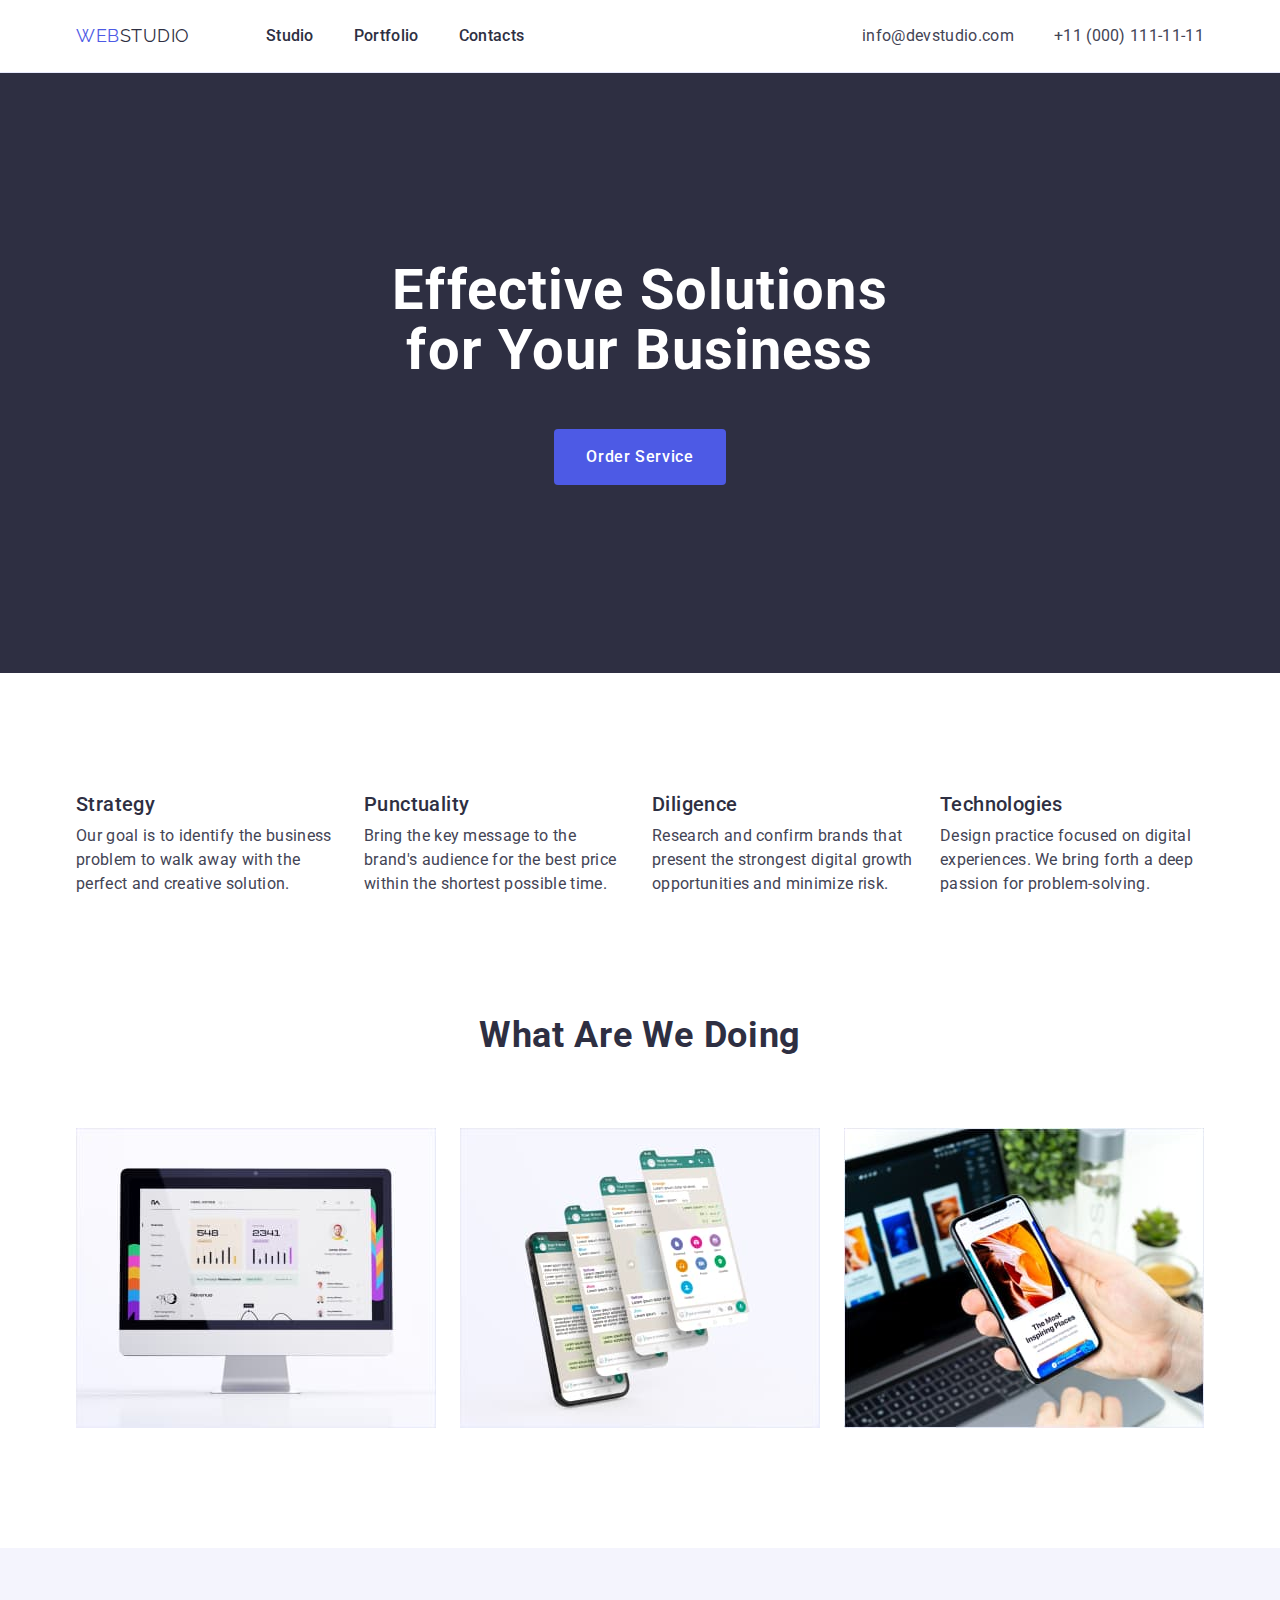
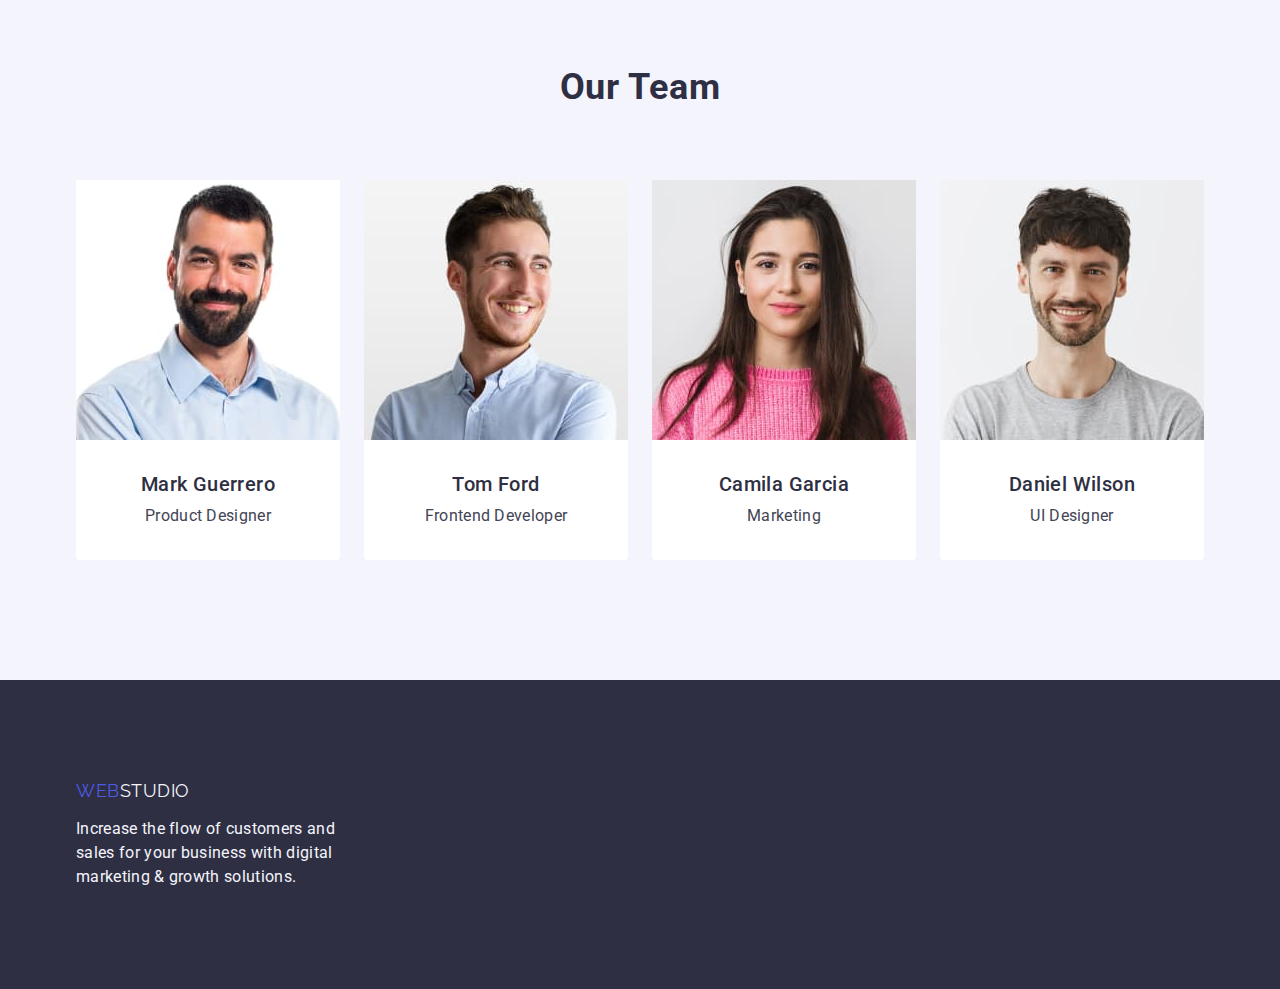
<file: index.html>
<!DOCTYPE html>
<html lang="en">

<head>
    <meta charset="UTF-8" />
    <meta http-equiv="X-UA-Compatible" content="IE=edge" />
    <meta name="viewport" content="width=device-width, initial-scale=1.0" />
    <title>Main Page</title>

    <link rel="preconnect" href="https://fonts.googleapis.com">
    <link rel="preconnect" href="https://fonts.gstatic.com" crossorigin>
    <link
        href="https://fonts.googleapis.com/css2?family=Raleway:wght@800&family=Roboto:wght@400;500;700;900&display=swap"
        rel="stylesheet">

    <link rel="stylesheet"
        href="https://cdnjs.cloudflare.com/ajax/libs/modern-normalize/0.7.0/modern-normalize.min.css">

    <link rel="stylesheet" href="./css/styles.css">
</head>

<body>
    <!-- Top Line -->
    <header class="header">
        <div class="container nav-header">
            <nav class="nav-header">
                <a href="./index.html" class="logo link">WEB<span class="logo-studio">Studio</span></a>
                <ul class="site-nav list">
                    <li class="item"> <a href="./index.html" class="link">Studio</a> </li>
                    <li class="item"> <a href="./portfolio.html" class="link">Portfolio</a></li>
                    <li class="item"> <a href="" class="link">Contacts</a></li>
                </ul>
            </nav>
            <address class="address nav-address">
                <ul class="site-nav list">
                    <li>
                        <a class="contacts link" href="mailto:info@devstudio.com">info@devstudio.com</a>
                    </li>
                    <li>
                        <a class="contacts link" href="tel:+110001111111">+11 (000) 111-11-11</a>
                    </li>
                </ul>
            </address>
        </div>
    </header>

    <!--Main Content Hero image -->

    <main>

        <!-- Hero -->
        <section class="hero">
            <div class="container">
                <h1 class="hero-title">Effective Solutions for Your Business</h1>
                <button type="button" class="button button-hero link">Order Service</button>
            </div>
        </section>

        <!-- Section 1 -->
        <section class="section">
            <div class="container">
                <h2 class="features visually-hidden">Features</h2>
                <ul class="list features-list">

                    <li class="features-item">
                        <h3 class="title-features">Strategy</h3>
                        <p class="features-text">Our goal is to identify the business problem to walk away with the
                            perfect
                            and creative solution.
                        </p>
                    </li>

                    <li class="features-item">
                        <h3 class="title-features">Punctuality</h3>
                        <p class="features-text">Bring the key message to the brand's audience for the best
                            price within the shortest possible
                            time.</p>
                    </li>

                    <li class="features-item">
                        <h3 class="title-features">Diligence</h3>
                        <p class="features-text">Research and confirm brands that present the strongest digital
                            growth opportunities and minimize
                            risk.</p>
                    </li>

                    <li class="features-item">
                        <h3 class="title-features">Technologies</h3>
                        <p class="features-text">Design practice focused on digital experiences. We bring forth
                            a deep passion for
                            problem-solving.</p>
                    </li>
                </ul>
            </div>
        </section>

        <!-- Section 2 -->
        <section class="section aboutus">
            <div class="container">
                <h2 class="title">What are We doing</h2>
                <ul class="list product">
                    <li class="list-product">
                        <img class="image" src="./images/img-1.jpg" alt="Graphs on the monitor" width="360">
                    </li>

                    <li class="list-product">
                        <img class="image" src="./images/img-2.jpg" alt="Social network on the phone screen"
                            width="360">
                    </li>

                    <li class="list-product">
                        <img class="image" src="./images/img-3.jpg" alt="Applications on the phone and laptop screen"
                            width="360">
                    </li>
                </ul>
            </div>
        </section>

        <!-- Section 3 -->
        <section class="section section-team">
            <div class="container">
                <h2 class="title">Our Team</h2>
                <ul class="list list-team">
                    <li class="team-item">
                        <img class="image" src="./images/photo-mark-guerrero.jpg" alt="Mark Guerrero" width="264">
                        <div class="info">
                            <h3 class="team-name">Mark Guerrero</h3>
                            <p class="team-field">Product Designer</p>
                        </div>
                    </li>

                    <li class="team-item">
                        <img class="image" src="./images/photo-tom-ford.jpg" alt="Tom Ford" width="264">
                        <div class="info">
                            <h3 class="team-name">Tom Ford</h3>
                            <p class="team-field">Frontend Developer</p>
                        </div>
                    </li>

                    <li class="team-item">
                        <img class="image" src="./images/photo-camila-garcia.jpg" alt="Camila Garcia" width="264">
                        <div class="info">
                            <h3 class="team-name">Camila Garcia</h3>
                            <p class="team-field">Marketing</p>
                        </div>
                    </li>

                    <li class="team-item">
                        <img class="image" src="./images/photo-daniel-wilson.jpg" alt="Daniel Wilson" width="264">
                        <div class="info">
                            <h3 class="team-name">Daniel Wilson</h3>
                            <p class="team-field">UI Designer</p>
                        </div>
                    </li>
                </ul>
            </div>
        </section>
    </main>

    <!-- Footer -->
    <footer class="footer">
        <div class="container">
            <a href="./index.html" class="logo footer-logo link">WEB<span class="footer-studio">Studio</span></a>
            <p class="footer-text">Increase the flow of customers and sales for your business with digital marketing &
                growth solutions.</p>
        </div>
    </footer>


</body>

</html>
</file>
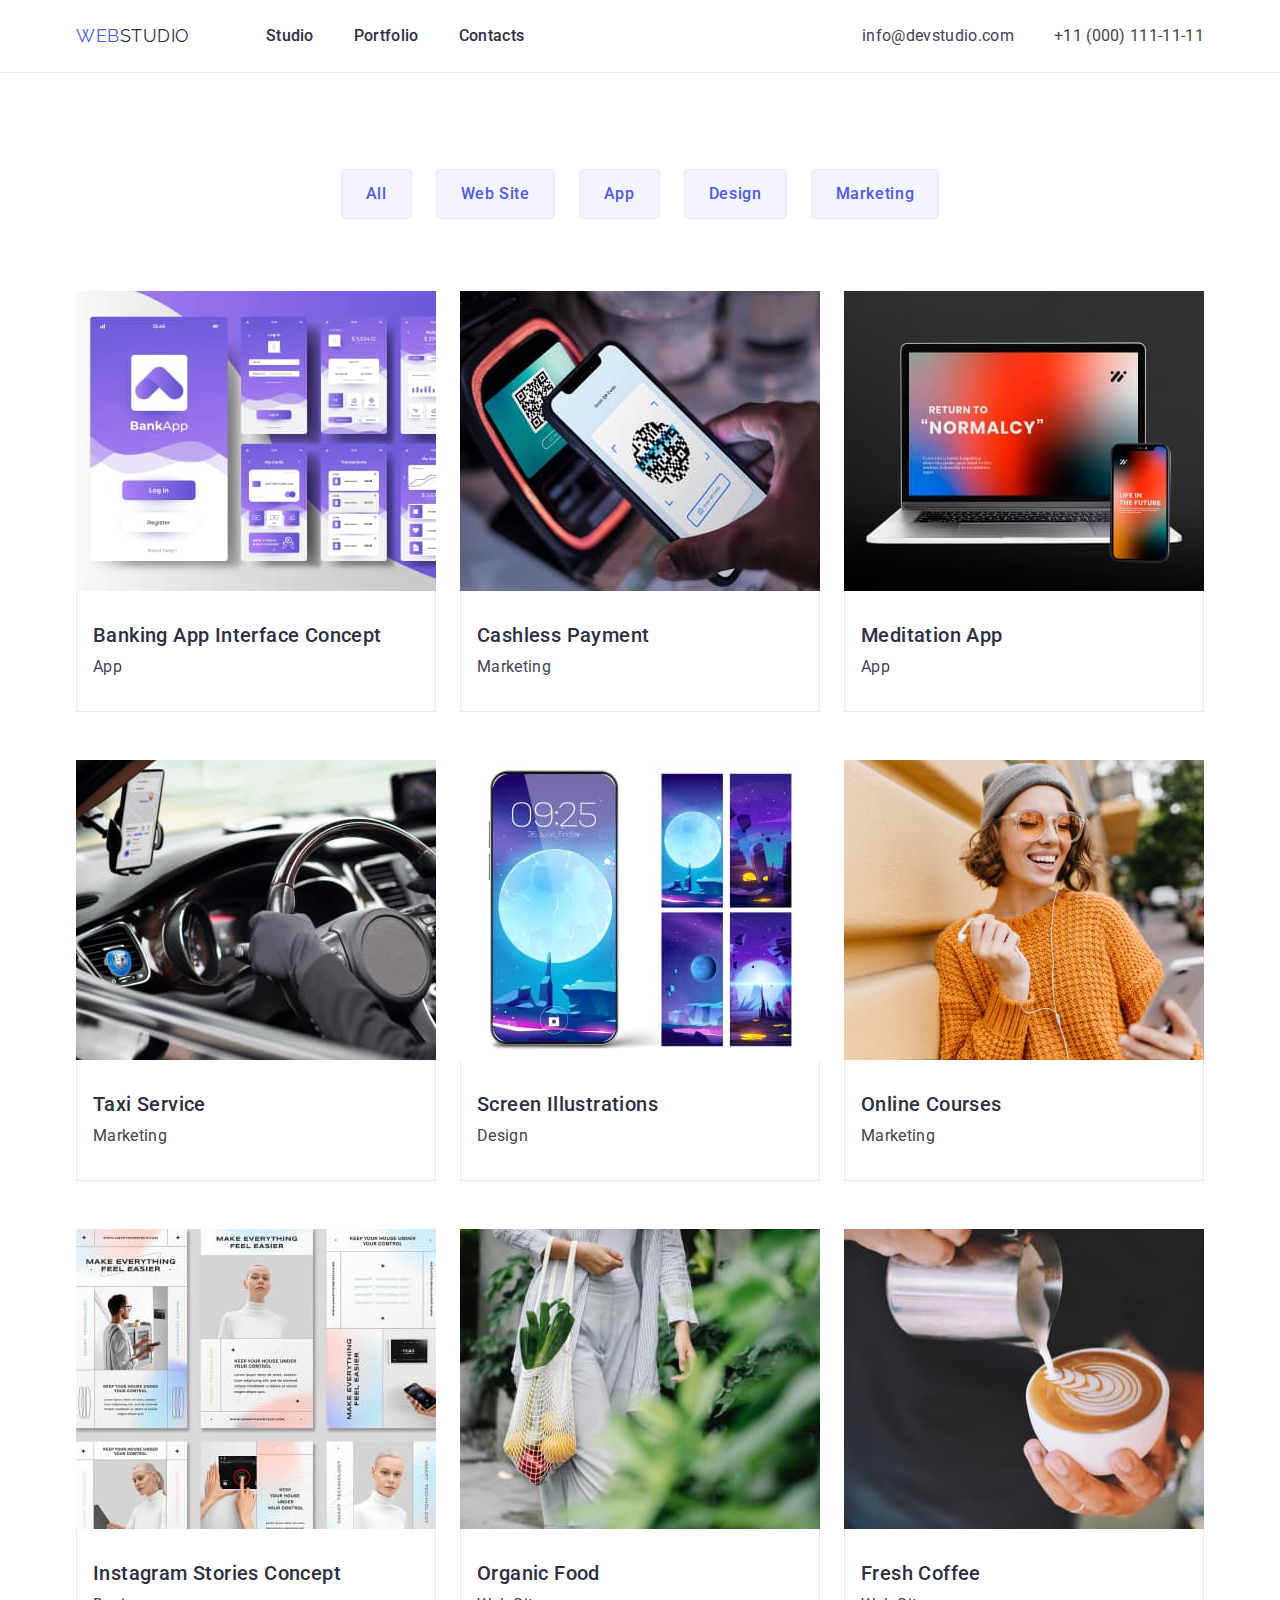
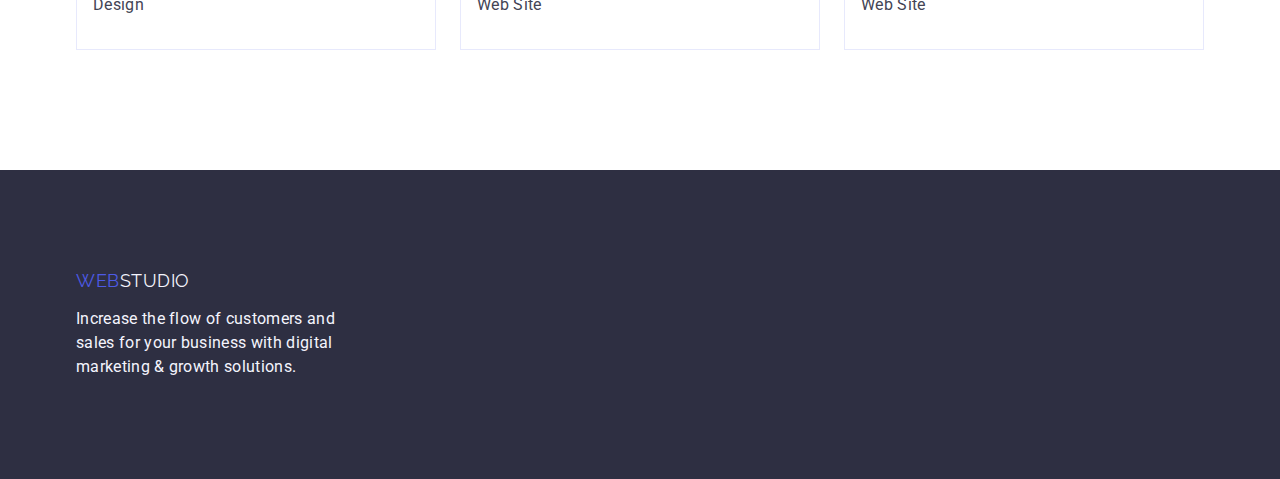
<file: portfolio.html>
<!DOCTYPE html>
<html lang="en">

<head>
    <meta charset="UTF-8">
    <meta http-equiv="X-UA-Compatible" content="IE=edge">
    <meta name="viewport" content="width=device-width, initial-scale=1.0">
    <title>Portfolio</title>

    <link rel="preconnect" href="https://fonts.googleapis.com">
    <link rel="preconnect" href="https://fonts.gstatic.com" crossorigin>
    <link
        href="https://fonts.googleapis.com/css2?family=Raleway:wght@800&family=Roboto:wght@400;500;700;900&display=swap"
        rel="stylesheet">

    <link rel="stylesheet"
        href="https://cdnjs.cloudflare.com/ajax/libs/modern-normalize/0.7.0/modern-normalize.min.css">


    <link rel="stylesheet" href="./css/styles.css">
</head>

<body>
    <!-- Top Line -->
    <header class="header">
        <div class="container nav-header">
            <nav class="nav-header">
                <a href="./index.html" class="logo link">WEB<span class="logo-studio">Studio</span></a>
                <ul class="site-nav list">
                    <li class="item"> <a href="./index.html" class="link">Studio</a> </li>
                    <li class="item"> <a href="./portfolio.html" class="link">Portfolio</a></li>
                    <li class="item"> <a href="" class="link">Contacts</a></li>
                </ul>
            </nav>
            <address class="address nav-address">
                <ul class="site-nav list">
                    <li>
                        <a class="contacts link" href="mailto:info@devstudio.com">info@devstudio.com</a>
                    </li>
                    <li>
                        <a class="contacts link" href="tel:+110001111111">+11 (000) 111-11-11</a>
                    </li>
                </ul>
            </address>
        </div>
    </header>

    <!-- Main Content Filters-->
    <main>
        <section class="portfolio">
            <div class="container">
                <h1 hidden>Portfolio</h1>
                <ul class="list list-button">
                    <li>
                        <button type="button" class="button link">All</button>
                    </li>

                    <li>
                        <button type="button" class="button link">Web Site</button>
                    </li>

                    <li>
                        <button type="button" class="button link">App</button>
                    </li>

                    <li>
                        <button type="button" class="button link">Design</button>
                    </li>

                    <li>
                        <button type="button" class="button link">Marketing</button>
                    </li>
                </ul>

                <ul class="list potfolio-list">
                    <li class="portfolio-item">
                        <a href="" class="link">
                            <img class="image" src="./images/img-4.jpg" alt="Banking App Interface Concept" width="360">
                            <div class="portfolio-info">
                                <h2 class="portfolio-caption">Banking App Interface Concept</h2>
                                <p class="portfolio-text">App</p>
                            </div>
                        </a>
                    </li>

                    <li class="portfolio-item">
                        <a href="" class="link">
                            <img class="image" src="./images/img-5.jpg" alt="Cashless Payment" width="360">
                            <div class="portfolio-info">
                                <h2 class="portfolio-caption">Cashless Payment</h2>
                                <p class="portfolio-text">Marketing</p>
                            </div>
                        </a>
                    </li>

                    <li class="portfolio-item">
                        <a href="" class="link">
                            <img class="image" src="./images/img-6.jpg" alt="Meditation App" width="360">
                            <div class="portfolio-info">
                                <h2 class="portfolio-caption">Meditation App</h2>
                                <p class="portfolio-text">App</p>
                            </div>
                        </a>
                    </li>

                    <li class="portfolio-item">
                        <a href="" class="link">
                            <img class="image" src="./images/img-7.jpg" alt="Taxi Service" width="360">
                            <div class="portfolio-info">
                                <h2 class="portfolio-caption">Taxi Service</h2>
                                <p class="portfolio-text">Marketing</p>
                            </div>
                        </a>
                    </li>

                    <li class="portfolio-item">
                        <a href="" class="link">
                            <img class="image" src="./images/img-8.jpg" alt="Screen Illustrations" width="360">
                            <div class="portfolio-info">
                                <h2 class="portfolio-caption">Screen Illustrations</h2>
                                <p class="portfolio-text">Design</p>
                            </div>
                        </a>
                    </li>

                    <li class="portfolio-item">
                        <a href="" class="link">
                            <img class="image" src="./images/img-9.jpg" alt="Online Courses" width="360">
                            <div class="portfolio-info">
                                <h2 class="portfolio-caption">Online Courses</h2>
                                <p class="portfolio-text">Marketing</p>
                            </div>
                        </a>
                    </li>

                    <li class="portfolio-item">
                        <a href="" class="link">
                            <img class="image" src="./images/img-10.jpg" alt="Instagram Stories Concept" width="360">
                            <div class="portfolio-info">
                                <h2 class="portfolio-caption">Instagram Stories Concept</h2>
                                <p class="portfolio-text">Design</p>
                            </div>
                        </a>
                    </li>

                    <li class="portfolio-item">
                        <a href="" class="link">
                            <img class="image" src="./images/img-11.jpg" alt="Organic Food" width="360">
                            <div class="portfolio-info">
                                <h2 class="portfolio-caption">Organic Food</h2>
                                <p class="portfolio-text">Web Site</p>
                            </div>
                        </a>
                    </li>

                    <li class="portfolio-item">
                        <a href="" class="link">
                            <img class="image" src="./images/img-12.jpg" alt="Fresh Coffee" width="360">
                            <div class="portfolio-info">
                                <h2 class="portfolio-caption">Fresh Coffee</h2>
                                <p class="portfolio-text">Web Site</p>
                            </div>
                        </a>
                    </li>
                </ul>
            </div>
        </section>

    </main>


    <!-- Footer -->
    <footer class="footer">
        <div class="container">
            <a href="./index.html" class="logo footer-logo link">WEB<span class="footer-studio">Studio</span></a>
            <p class="footer-text">Increase the flow of customers and sales for your business with digital marketing &
                growth solutions.</p>
        </div>
    </footer>

</body>

</html>
</file>
<file: css/styles.css>
:root {
  --primary-white-color: #ffffff;
  --button-blue-color: #4d5ae5;
  --primary-text-color: #434455;
  --title-text-color: #2e2f42;
  --accent-color: #4d5ae5;
  --accent-focus-color: #404bbf;
  --accent-button-color: #f4f4fd;
  --border-btn-portfolio-color: #e7e9fc;
  --border-accent: #e7e9fc;
}

body {
  font-family: "Roboto", sans-serif;

  background-color: var(--primary-white-color);
  color: var(--primary-text-color);
}

.list {
  margin: 0;
  padding: 0;

  list-style: none;
}

.link {
  text-decoration: none;
}

.container {
  margin: 0 auto;
  padding: 0 15px;
  width: 1158px;
}

/* Header */

.header {
  border-bottom: 1px solid var(--border-accent);
}

.nav-header {
  display: flex;
  align-items: center;
}

/* Logo */
.logo {
  display: block;
  margin-right: 76px;
  padding: 24px 0;

  font-family: "Raleway", sans-serif;
  font-size: 18px;
  line-height: 1.17;
  letter-spacing: 0.03em;
  text-transform: uppercase;

  color: var(--accent-color);
}

.logo-studio {
  color: var(--title-text-color);
}

/* Site nav */

.site-nav {
  display: flex;
  gap: 40px;
}

.site-nav .link {
  display: block;
  padding: 24px 0;

  font-weight: 500;
  font-size: 16px;
  line-height: 1.5;
  letter-spacing: 0.02em;
  color: var(--title-text-color);
}

.site-nav .link:hover,
.site-nav .link:focus {
  color: var(--accent-focus-color);
}

/* Address */

.address {
  font-style: normal;
}

.nav-address {
  display: flex;
  margin-left: auto;
}

.list .contacts {
  font-weight: 400;
  font-size: 16px;
  line-height: 1.5;
  letter-spacing: 0.02em;

  color: var(--primary-text-color);
}
.contacts:hover,
.contacts:focus {
  color: var(--accent-focus-color);
}

/* Hero */

.hero {
  padding: 188px 0;
  text-align: center;
  background-color: var(--title-text-color);
}

.hero-title {
  margin-left: auto;
  margin-right: auto;
  margin-top: 0;
  margin-bottom: 48px;
  max-width: 496px;

  font-size: 56px;
  letter-spacing: 0.02em;
  line-height: 1.07;

  color: var(--primary-white-color);
}

.button-hero {
  padding: 16px 32px;
  min-width: 169px;
  height: 56px;

  border: none;
}

/* Buttons */

.button {
  display: block;
  margin-left: auto;
  margin-right: auto;

  border-radius: 4px;

  font-weight: 500;
  font-size: 16px;
  letter-spacing: 0.04em;
  line-height: 1.5;
  text-align: center;
  cursor: pointer;

  background-color: var(--button-blue-color);
  color: var(--primary-white-color);
}
.button:hover,
.button:focus {
  background-color: var(--accent-focus-color);
}

/* Section */

.section {
  padding-top: 120px;
  padding-bottom: 120px;
}

/* Section 1 */

.features {
  font-style: normal;
  color: var(--title-text-color);
}

.visually-hidden {
  position: absolute;
  white-space: nowrap;
  width: 1px;
  height: 1px;
  overflow: hidden;
  border: 0;
  padding: 0;
  clip: rect(0 0 0 0);
  clip-path: inset(50%);
  margin: -1px;
}

.features-list {
  display: flex;
  gap: 24px;
}

.features-item {
  width: calc((100% - 72px) / 4);
}

.title-features {
  margin-top: 0;
  margin-bottom: 8px;

  font-weight: 500;
  font-size: 20px;
  letter-spacing: 0.02em;

  color: var(--title-text-color);
}

.features-text {
  margin-top: 0;
  margin-bottom: 0;

  font-size: 16px;
  line-height: 1.5;
  letter-spacing: 0.02em;
}

/* Seccion 2 */

.aboutus {
  padding-top: 0;
}

.title {
  margin-top: 0;
  margin-bottom: 72px;

  font-size: 36px;
  line-height: 1.11;
  letter-spacing: 0.02em;
  text-align: center;
  text-transform: capitalize;

  color: var(--title-text-color);
}

.product {
  display: flex;
  gap: 24px;
}

.list-product {
  width: 360px;
  flex-basis: calc((100%-48px) / 3);
}

.image {
  display: block;
}

/* Section 3 */

.section-team {
  background-color: var(--accent-button-color);
}
.list-team {
  display: flex;
  gap: 24px;
}

.team-item {
  flex-basis: calc((100%-72px) / 4);
  border-radius: 0px 0px 4px 4px;

  background-color: var(--primary-white-color);
}

.info {
  padding: 32px 16px;
}

.team-name {
  margin-top: 0px;
  margin-bottom: 8px;

  font-weight: 500;
  font-size: 20px;
  line-height: 1.2;
  text-align: center;
  letter-spacing: 0.02em;

  color: var(--title-text-color);
}

.team-field {
  margin: 0;

  font-size: 16px;
  line-height: 1.5;
  text-align: center;
  letter-spacing: 0.02em;
}

/* Footer */

.footer {
  padding: 100px 0;

  background-color: var(--title-text-color);
}

.footer-logo {
  display: inline-block;
  margin-top: 0;
  margin-right: 0;
  margin-bottom: 16px;
  padding: 0;
}

.footer-studio {
  color: var(--accent-button-color);
}

.footer-text {
  margin: 0;
  max-width: 264px;

  font-size: 16px;
  line-height: 1.5;
  letter-spacing: 0.02em;

  color: var(--accent-button-color);
}

/* Portfolio */

.portfolio {
  padding: 96px 0 120px 0;

  font-size: 16px;
  line-height: 1.5;
}

/* Portfolio Buttons */

.list-button {
  display: flex;
  gap: 24px;
  justify-content: center;
  margin-bottom: 72px;
}

.portfolio .button {
  padding: 12px 24px;

  border: 1px solid var(--border-accent);
  background: var(--accent-button-color);
  color: var(--button-blue-color);
}
.portfolio .button:hover,
.portfolio .button:focus {
  border: 1px solid transparent;
  background: var(--accent-focus-color);
  color: var(--accent-button-color);
}

.potfolio-list {
  display: flex;
  flex-wrap: wrap;
  gap: 48px 24px;
}

.portfolio-item {
  width: 360px;
}

.portfolio-info {
  padding: 32px 16px;

  border: 1px solid var(--border-accent);
  border-top: none;
}

.portfolio-caption {
  margin: 0 0 8px 0;

  font-weight: 500;
  font-size: 20px;
  line-height: 1.2;
  letter-spacing: 0.02em;

  color: var(--title-text-color);
}

.portfolio-text {
  margin: 0;

  letter-spacing: 0.02em;
  color: var(--primary-text-color);
}
</file>
